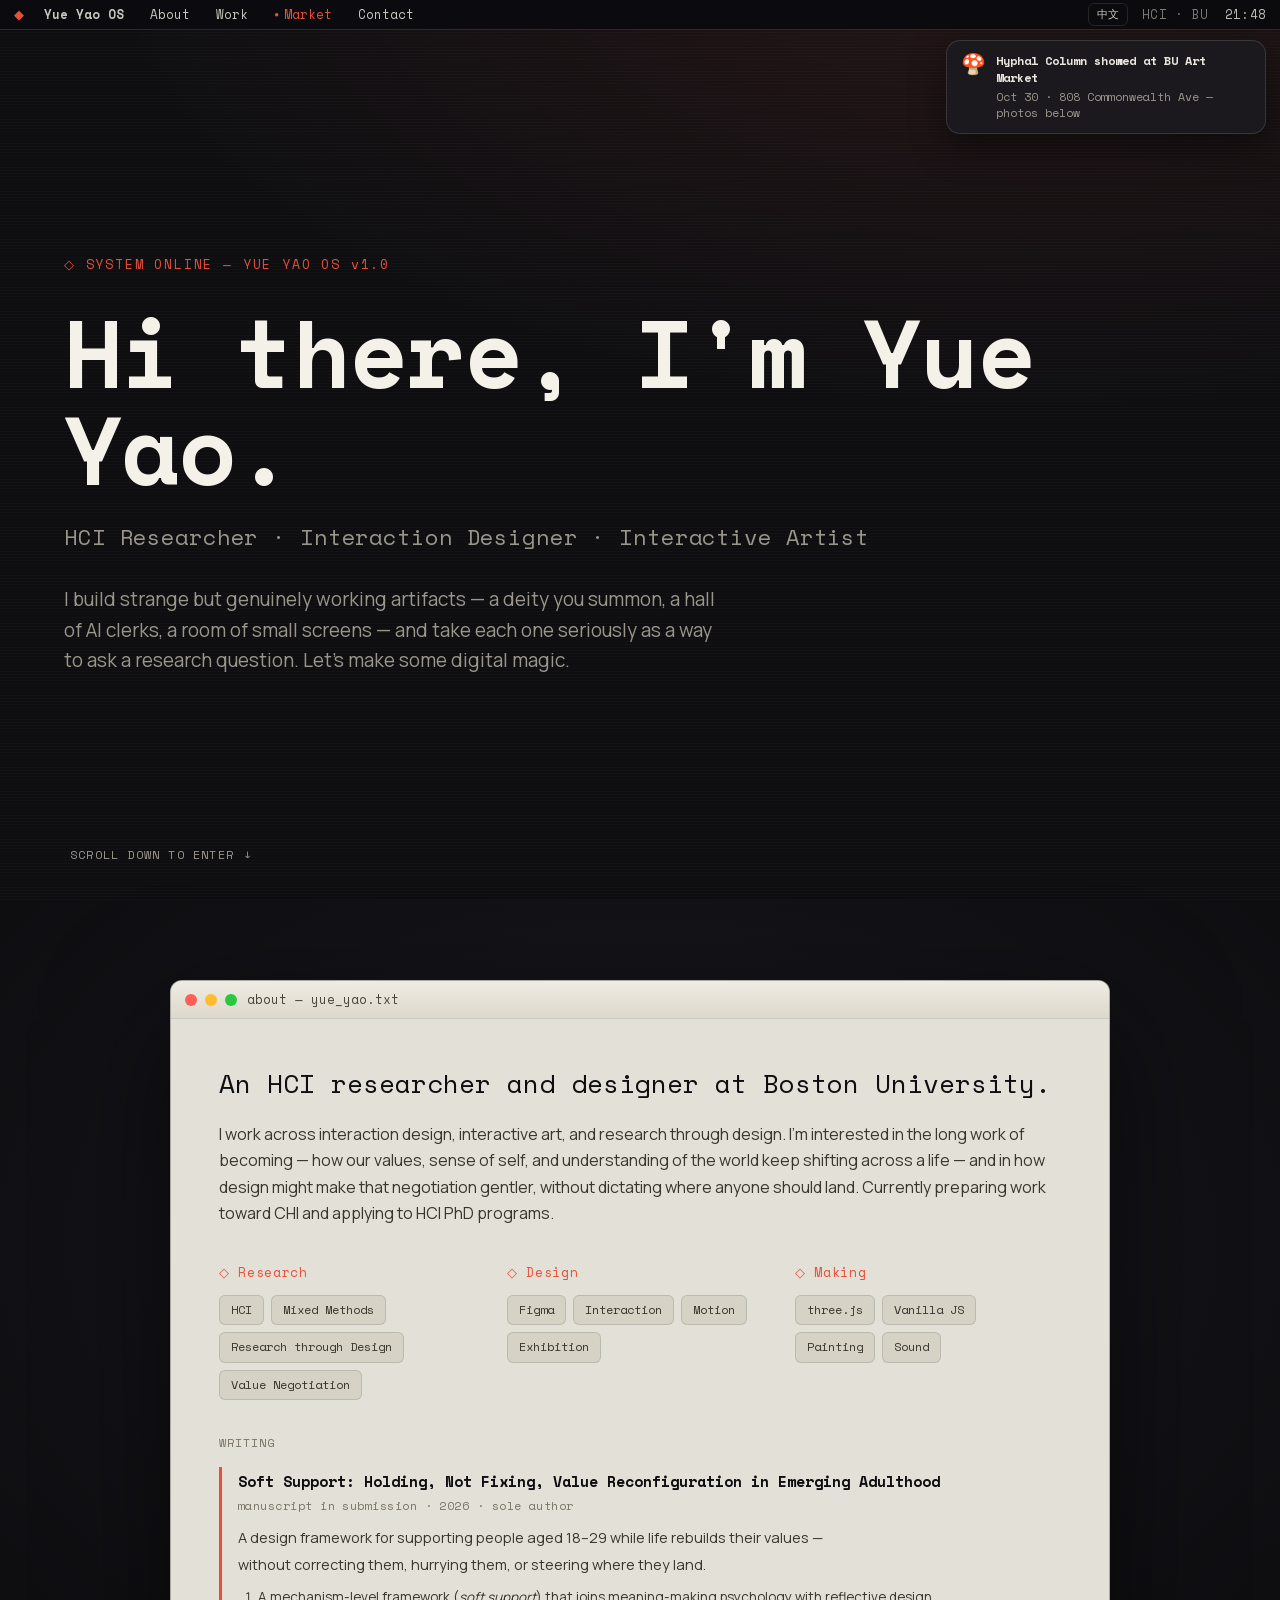
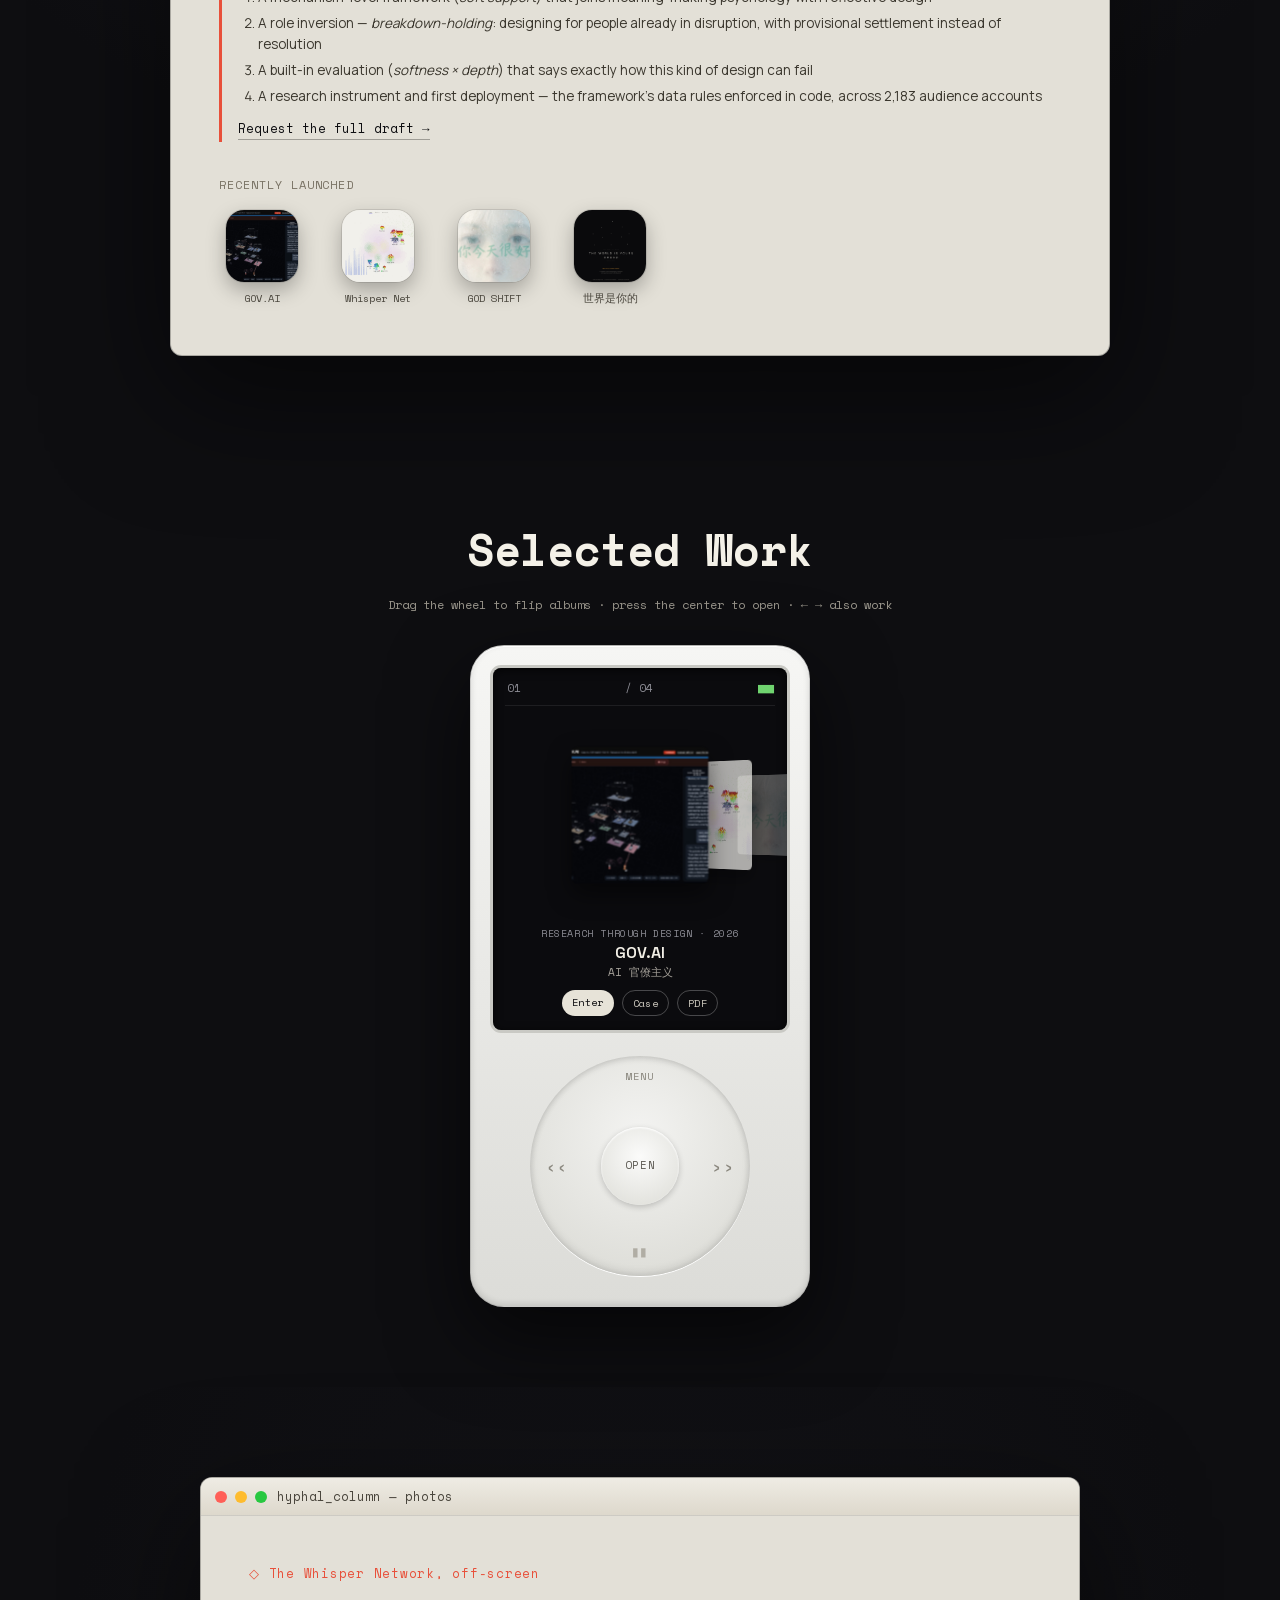
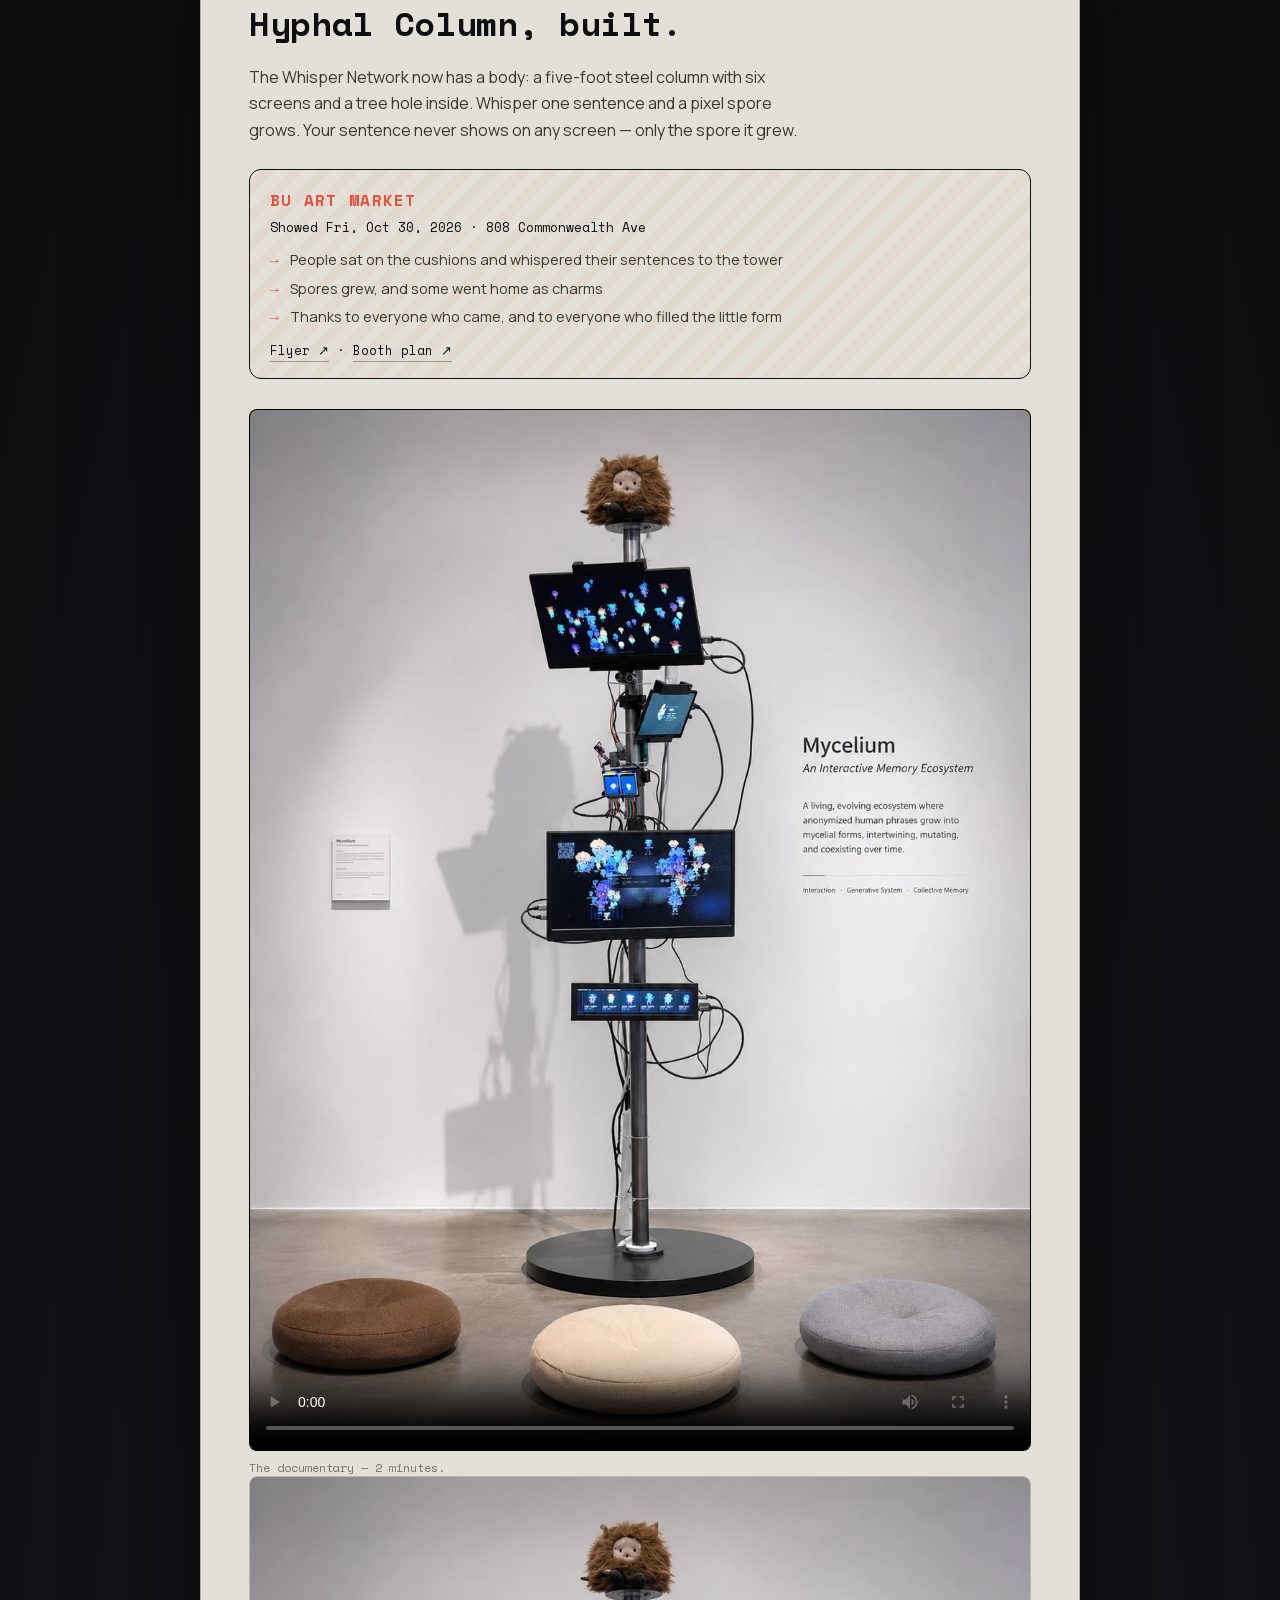
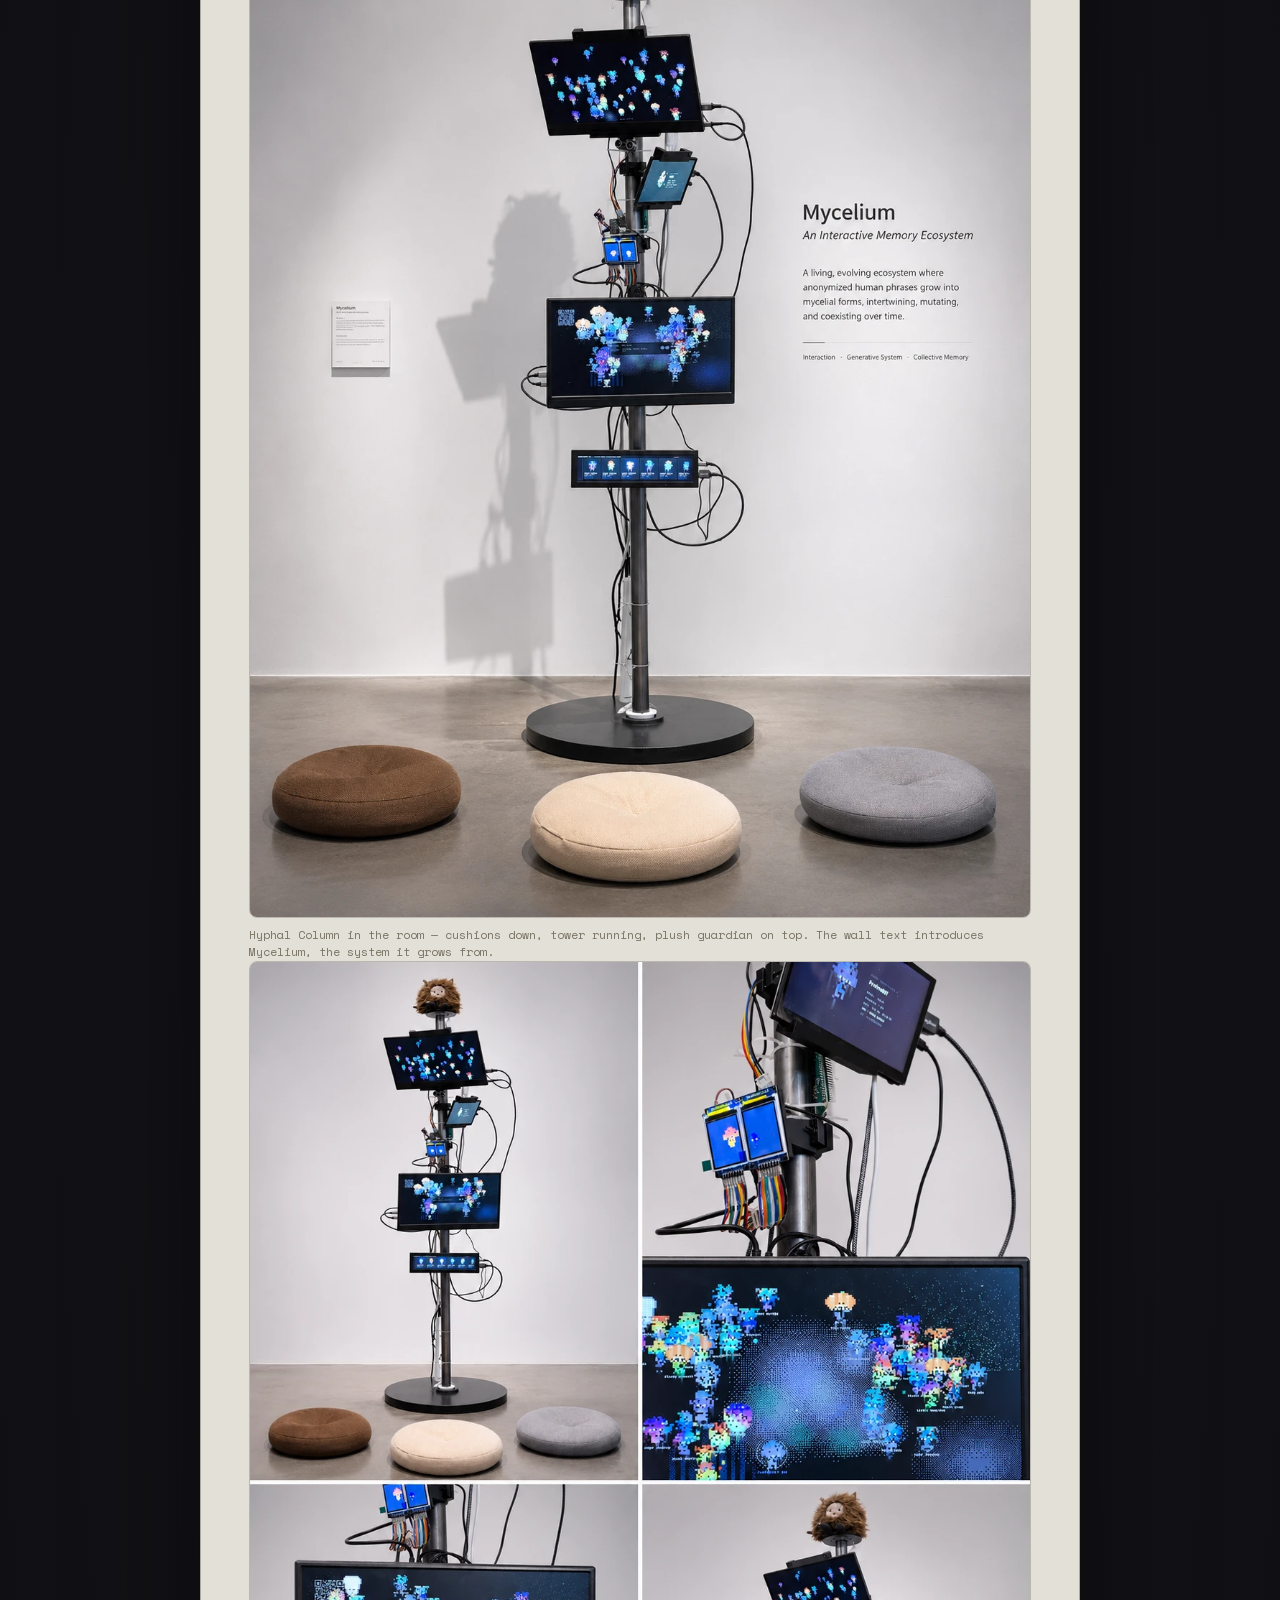
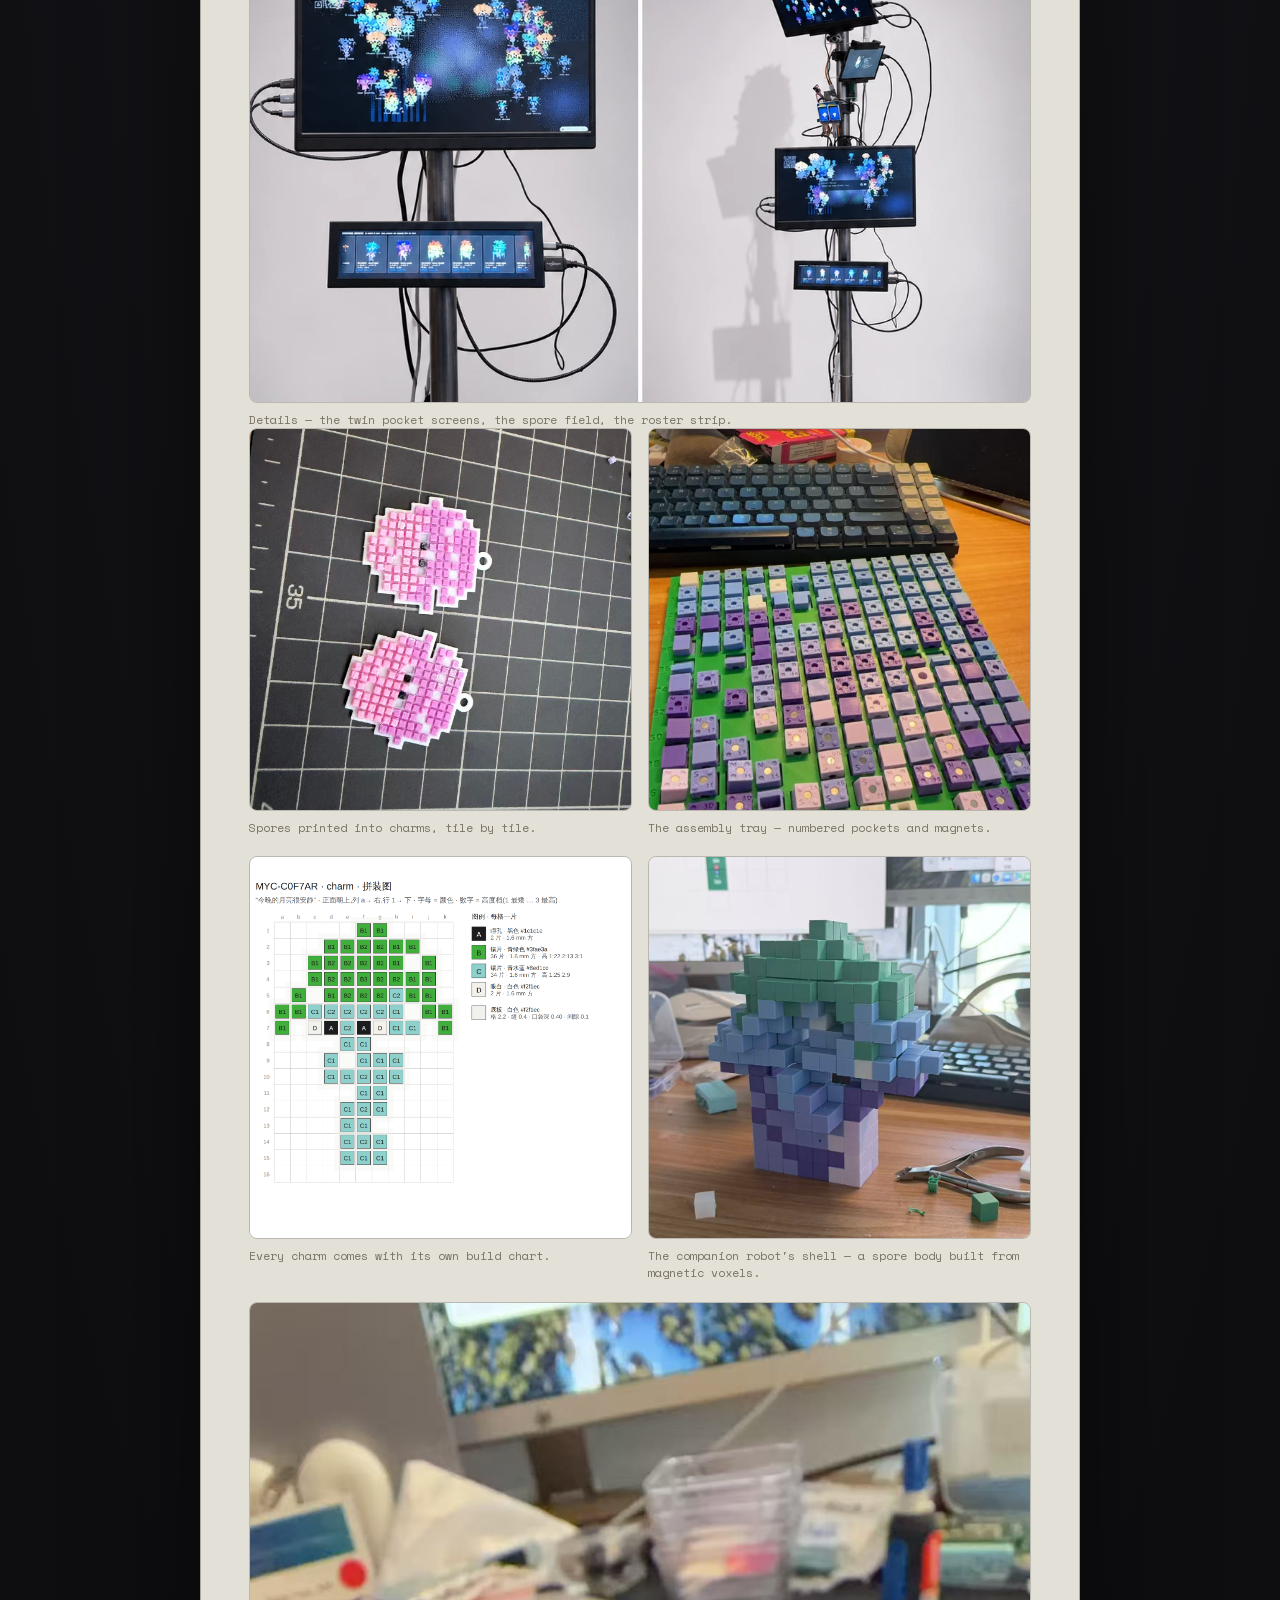
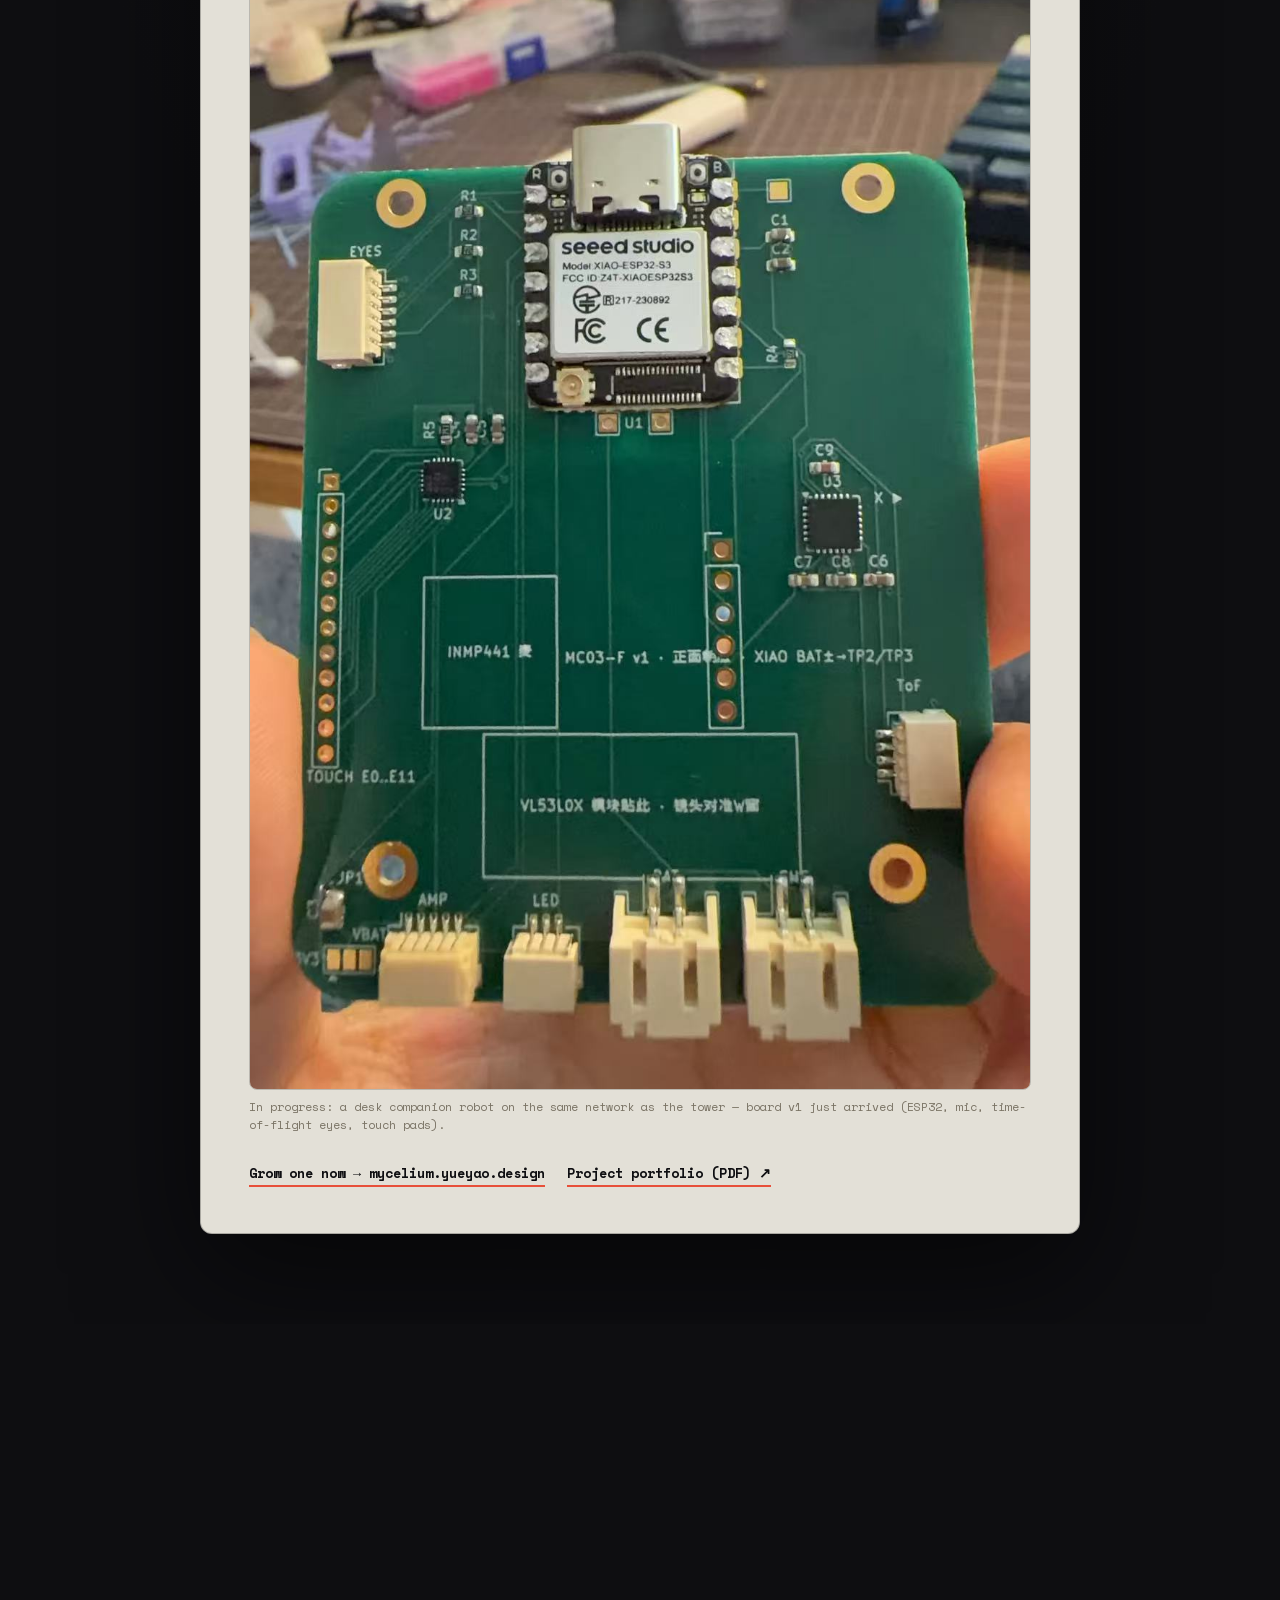
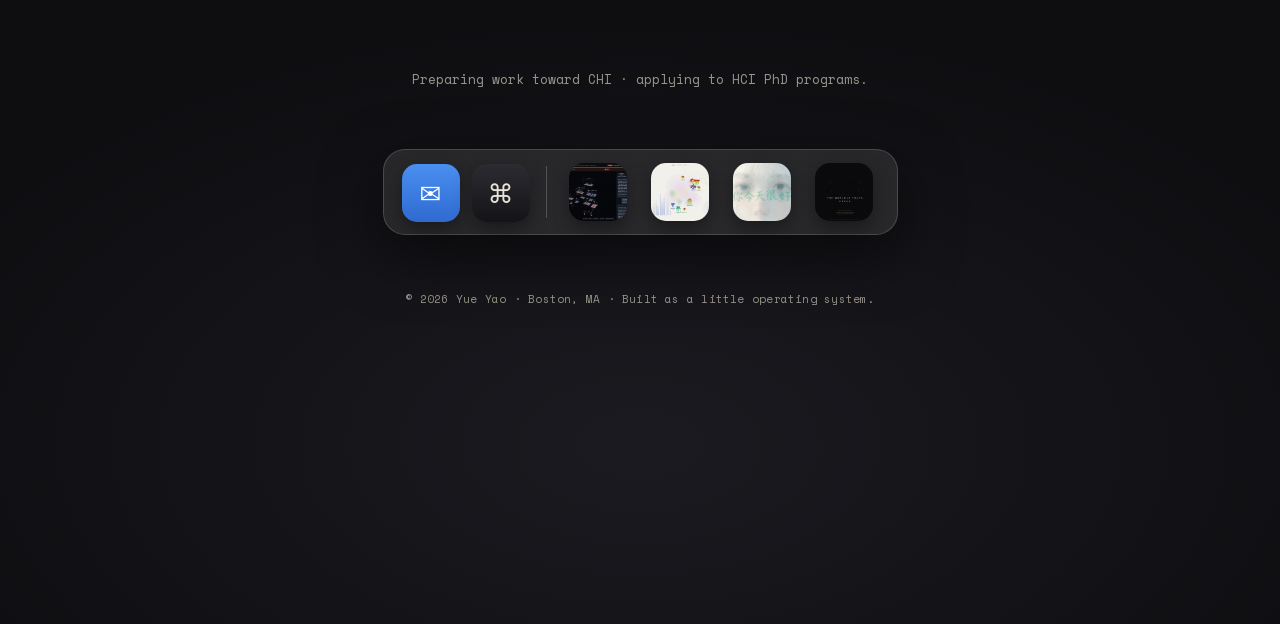
<file: index.html>
<!DOCTYPE html>
<html lang="en">
<head>
  <meta charset="UTF-8">
  <meta name="viewport" content="width=device-width, initial-scale=1.0">
  <title>Yue Yao — HCI Researcher · Interaction Designer · Interactive Artist</title>
  <meta name="description" content="Yue Yao — HCI researcher, interaction designer and interactive artist. A playful OS-style portfolio: boot in, flip through the projects on the iPod, launch from the dock.">
  <link rel="stylesheet" href="css/fonts.css">
  <link rel="stylesheet" href="css/style.css">
  <link rel="icon" href="data:image/svg+xml,<svg xmlns=%22http://www.w3.org/2000/svg%22 viewBox=%220 0 100 100%22><rect width=%22100%22 height=%22100%22 rx=%2220%22 fill=%22%230e0e11%22/><text x=%2250%22 y=%2272%22 font-size=%2264%22 text-anchor=%22middle%22 fill=%22%23e7e3d8%22>◆</text></svg>">
</head>
<body>

  <!-- ── Menu bar ────────────────────────────────────────── -->
  <div class="menubar">
    <div class="mb-left">
      <span class="mb-logo">◆</span>
      <button class="mb-item mb-name" data-go="boot">Yue Yao OS</button>
      <button class="mb-item" data-go="about"><span class="en">About</span><span class="zh">关于</span></button>
      <button class="mb-item" data-go="ipod"><span class="en">Work</span><span class="zh">作品</span></button>
      <button class="mb-item mb-live" data-go="hyphal"><span class="en">Market</span><span class="zh">集市</span></button>
      <button class="mb-item" data-go="dock"><span class="en">Contact</span><span class="zh">联系</span></button>
    </div>
    <div class="mb-right">
      <button class="mb-lang" id="langToggle" type="button" aria-label="Switch language">中文</button>
      <span class="mb-sig">HCI · BU</span>
      <span class="mb-clock" id="clock">--:--</span>
    </div>
  </div>

  <!-- ── Notification ────────────────────────────────────── -->
  <button class="notif" data-go="hyphal" aria-label="Mycelium showed at BU Art Market">
    <span class="notif-icon">🍄</span>
    <span class="notif-text">
      <b><span class="en">Hyphal Column showed at BU Art Market</span><span class="zh">菌柱在 BU 艺术集市展出了</span></b>
      <span class="notif-sub"><span class="en">Oct 30 · 808 Commonwealth Ave — photos below</span><span class="zh">10/30 · 现场照片在下面</span></span>
    </span>
  </button>

  <main>

    <!-- ══ BOOT / HERO ═══════════════════════════════════ -->
    <section class="boot" id="boot">
      <div class="boot-inner">
        <p class="mono-label scramble" data-en="◇ SYSTEM ONLINE — YUE YAO OS v1.0" data-zh="◇ 系统已启动 — YUE YAO OS v1.0"></p>
        <h1 class="boot-title scramble" data-en="Hi there, I'm Yue Yao." data-zh="你好，我是 Yue Yao。"></h1>
        <p class="boot-sub scramble" data-en="HCI Researcher · Interaction Designer · Interactive Artist" data-zh="HCI 研究者 · 交互设计师 · 交互艺术家"></p>
        <p class="boot-blurb">
          <span class="en">I build strange but genuinely working artifacts — a deity you summon, a hall of AI clerks, a room of small screens — and take each one seriously as a way to ask a research question. Let's make some digital magic.</span>
          <span class="zh">我造一些奇怪、却真的能运行的作品——一位可被召唤的神明、一座 AI 办事大厅、一屋子小小的屏幕——再把每一个当作提出研究问题的方式。一起造点数字魔法。</span>
        </p>
      </div>
      <button class="boot-cue" data-go="about">
        <span class="en">Scroll down to enter</span><span class="zh">向下滚动进入</span>
        <span class="cue-arrow">↓</span>
      </button>
    </section>

    <!-- ══ ABOUT (window) ════════════════════════════════ -->
    <section class="desk" id="about">
      <div class="window">
        <div class="win-bar">
          <span class="lights"><i></i><i></i><i></i></span>
          <span class="win-title">about — yue_yao.txt</span>
          <span class="win-spacer"></span>
        </div>
        <div class="win-body">
          <p class="win-lead scramble" data-en="An HCI researcher and designer at Boston University." data-zh="波士顿大学的 HCI 研究者与设计师。"></p>
          <p class="win-p">
            <span class="en">I work across interaction design, interactive art, and research through design. I'm interested in the long work of becoming — how our values, sense of self, and understanding of the world keep shifting across a life — and in how design might make that negotiation gentler, without dictating where anyone should land. Currently preparing work toward CHI and applying to HCI PhD programs.</span>
            <span class="zh">我工作横跨交互设计、交互艺术与研究性设计。我关注漫长的“成为”——价值、自我与世界理解如何在一生中不断变化——以及设计如何让这场协商更温和，同时不去规定任何人最终落在哪里。目前正为 CHI 投稿准备，并申请 HCI 博士项目。</span>
          </p>

          <div class="skills">
            <div class="skill-col">
              <p class="skill-h">◇ <span class="en">Research</span><span class="zh">研究</span></p>
              <ul><li>HCI</li><li>Mixed Methods</li><li>Research through Design</li><li>Value Negotiation</li></ul>
            </div>
            <div class="skill-col">
              <p class="skill-h">◇ <span class="en">Design</span><span class="zh">设计</span></p>
              <ul><li>Figma</li><li>Interaction</li><li>Motion</li><li>Exhibition</li></ul>
            </div>
            <div class="skill-col">
              <p class="skill-h">◇ <span class="en">Making</span><span class="zh">造物</span></p>
              <ul><li>three.js</li><li>Vanilla JS</li><li>Painting</li><li>Sound</li></ul>
            </div>
          </div>

          <p class="recent-label"><span class="en">Writing</span><span class="zh">论文</span></p>
          <div class="paper">
            <p class="paper-title">Soft Support: Holding, Not Fixing, Value Reconfiguration in Emerging Adulthood</p>
            <p class="paper-meta"><span class="en">manuscript in submission · 2026 · sole author</span><span class="zh">投稿评审中 · 2026 · 独立作者</span></p>
            <p class="paper-blurb">
              <span class="en">A design framework for supporting people aged 18–29 while life rebuilds their values — without correcting them, hurrying them, or steering where they land.</span>
              <span class="zh">一个设计框架：在 18–29 岁、价值观被生活不断重组的阶段提供支持，但不纠正、不催促、也不替人决定落点。</span>
            </p>
            <ol class="paper-toc">
              <li><span class="en">A mechanism-level framework (<i>soft support</i>) that joins meaning-making psychology with reflective design</span><span class="zh">机制层框架（soft support）：把意义建构心理学和反思设计接在一起</span></li>
              <li><span class="en">A role inversion — <i>breakdown-holding</i>: designing for people already in disruption, with provisional settlement instead of resolution</span><span class="zh">角色反转（breakdown-holding）：为已经身处断裂中的人设计，用"暂时安放"替代"解决"</span></li>
              <li><span class="en">A built-in evaluation (<i>softness × depth</i>) that says exactly how this kind of design can fail</span><span class="zh">内建评估（softness × depth）：写明这种设计怎样才算失败</span></li>
              <li><span class="en">A research instrument and first deployment — the framework's data rules enforced in code, across 2,183 audience accounts</span><span class="zh">研究工具与首次部署：把框架的数据规则写进代码，覆盖 2,183 个观众账户</span></li>
            </ol>
            <p class="paper-link"><a href="mailto:nikkiyao@bu.edu?subject=Soft%20Support%20draft%20request"><span class="en">Request the full draft</span><span class="zh">邮件索取全文</span> →</a></p>
          </div>

          <p class="recent-label"><span class="en">Recently launched</span><span class="zh">最近上线</span></p>
          <div class="app-row">
            <button class="app" data-album="0"><img src="assets/covers/govai.jpg" alt="GOV.AI"><span>GOV.AI</span></button>
            <button class="app" data-album="1"><img src="assets/covers/mycelium.png" alt="The Whisper Network"><span>Whisper Net</span></button>
            <button class="app" data-album="2"><img src="assets/covers/god-shift.jpg" alt="GOD SHIFT"><span>GOD SHIFT</span></button>
            <button class="app" data-album="3"><img src="assets/covers/negotiated.png" alt="THE WORLD IS YOURS"><span>世界是你的</span></button>
          </div>
        </div>
      </div>
    </section>

    <!-- ══ IPOD (projects) ═══════════════════════════════ -->
    <section class="pod-sec" id="ipod">
      <div class="pod-head">
        <h2 class="scramble" data-en="Selected Work" data-zh="精选作品"></h2>
        <p class="pod-hint"><span class="en">Drag the wheel to flip albums · press the center to open · ← → also work</span><span class="zh">拖动转盘切换“专辑” · 按中心打开 · 也可用 ← →</span></p>
      </div>

      <div class="ipod" id="ipod-device">
        <div class="ipod-screen">
          <div class="screen-status"><span id="scr-idx">01</span> / 04 <span class="scr-batt">▮▮▮▮</span></div>
          <div class="coverflow" id="coverflow">
            <!-- album 0 -->
            <article class="album" data-i="0"
              data-title="GOV.AI" data-cn="AI 官僚主义" data-cat="Research through Design" data-year="2026"
              data-demo="https://govai.yueyao.design" data-demolabel="Enter"
              data-case="https://govai.yueyao.design/study" data-pdf="assets/docs/govai-portfolio.pdf">
              <img src="assets/covers/govai.jpg" alt="GOV.AI">
            </article>
            <!-- album 1 -->
            <article class="album" data-i="1"
              data-title="The Whisper Network" data-cn="菌根 · Mycelium" data-cat="Interactive Installation" data-year="2026"
              data-demo="https://mycelium.yueyao.design/" data-demolabel="Enter"
              data-case="https://mycelium.yueyao.design/portfolio" data-caselabel="Portfolio" data-caselabel-zh="作品集" data-pdf="assets/docs/mycelium-portfolio.pdf">
              <img src="assets/covers/mycelium.png" alt="The Whisper Network">
            </article>
            <!-- album 2 -->
            <article class="album" data-i="2"
              data-title="GOD SHIFT" data-cn="神谕之镜" data-cat="Playable Game" data-year="2026"
              data-demo="https://godshift.yueyao.design/" data-demolabel="Play"
              data-case="https://godshift.yueyao.design/portfolio-v2.html" data-pdf="assets/docs/godshift-portfolio.pdf">
              <img src="assets/covers/god-shift.jpg" alt="GOD SHIFT">
            </article>
            <!-- album 3 -->
            <article class="album" data-i="3"
              data-title="THE WORLD IS YOURS" data-cn="世界是你的" data-cat="Exhibition" data-year="2026"
              data-demo="https://wis.yueyao.design/" data-demolabel="Exhibition"
              data-case="https://wis.yueyao.design/case/" data-pdf="assets/docs/wis-portfolio.pdf">
              <img src="assets/covers/negotiated.png" alt="THE WORLD IS YOURS">
            </article>
          </div>
          <div class="nowplaying" id="nowplaying">
            <p class="np-cat" id="np-cat">Playable Game · 2026</p>
            <p class="np-title" id="np-title">GOD SHIFT</p>
            <p class="np-cn" id="np-cn">神谕之镜</p>
            <div class="np-links" id="np-links"></div>
          </div>
        </div>

        <div class="wheel" id="wheel" role="group" aria-label="iPod click wheel">
          <span class="w-label w-menu" data-go="about">MENU</span>
          <span class="w-label w-left" data-wheel="prev">‹‹</span>
          <span class="w-label w-right" data-wheel="next">››</span>
          <span class="w-label w-down" data-go="dock">▮▮</span>
          <button class="w-center" id="wcenter" aria-label="Open project"><span class="en">OPEN</span><span class="zh">打开</span></button>
        </div>
      </div>
    </section>

    <!-- ══ HYPHAL COLUMN (physical build + market) ═══════ -->
    <section class="gal-sec" id="hyphal">
      <div class="window gal-window">
        <div class="win-bar">
          <span class="lights"><i></i><i></i><i></i></span>
          <span class="win-title">hyphal_column — photos</span>
          <span class="win-spacer"></span>
        </div>
        <div class="win-body">
          <p class="gal-kicker">◇ <span class="en">The Whisper Network, off-screen</span><span class="zh">菌丝网络走下屏幕</span></p>
          <h2 class="gal-title scramble" data-en="Hyphal Column, built." data-zh="菌柱，做出来了。"></h2>
          <p class="gal-lead">
            <span class="en">The Whisper Network now has a body: a five-foot steel column with six screens and a tree hole inside. Whisper one sentence and a pixel spore grows. Your sentence never shows on any screen — only the spore it grew.</span>
            <span class="zh">菌丝网络现在有了身体：一根五英尺的钢柱，挂着六块屏，树洞装在里面。对它说一句话，就长出一只像素孢子。你说的话不会出现在任何屏幕上——公开的只有长出来的那只孢子。</span>
          </p>

          <div class="event-card">
            <p class="ev-name">BU ART MARKET</p>
            <p class="ev-meta"><span class="en">Showed Fri, Oct 30, 2026 · 808 Commonwealth Ave</span><span class="zh">已于 2026 年 10 月 30 日（周五）展出 · 808 Commonwealth Ave</span></p>
            <ul class="ev-list">
              <li><span class="en">People sat on the cushions and whispered their sentences to the tower</span><span class="zh">大家坐在蒲团上，对塔说了自己的句子</span></li>
              <li><span class="en">Spores grew, and some went home as charms</span><span class="zh">孢子长了出来，有些被做成吊坠带回了家</span></li>
              <li><span class="en">Thanks to everyone who came, and to everyone who filled the little form</span><span class="zh">谢谢每个来过的人，也谢谢填了小问卷的你们</span></li>
            </ul>
            <p class="ev-links"><a href="assets/docs/hyphal-flyer.pdf" target="_blank" rel="noopener"><span class="en">Flyer</span><span class="zh">传单</span> ↗</a> · <a href="assets/docs/hyphal-booth.pdf" target="_blank" rel="noopener"><span class="en">Booth plan</span><span class="zh">摊位安排</span> ↗</a></p>
          </div>

          <figure class="gal-hero gal-video">
            <video src="assets/projects/mycelium/hyphal-documentary.mp4" poster="assets/projects/mycelium/p8-gallery.webp" controls preload="metadata" playsinline></video>
            <figcaption><span class="en">The documentary — 2 minutes.</span><span class="zh">纪录片——两分钟。</span></figcaption>
          </figure>
          <figure class="gal-hero"><img src="assets/projects/mycelium/p8-gallery.webp" alt="The tower in the gallery with wall text and three floor cushions" loading="lazy">
            <figcaption><span class="en">Hyphal Column in the room — cushions down, tower running, plush guardian on top. The wall text introduces Mycelium, the system it grows from.</span><span class="zh">菌柱在现场——蒲团铺好，塔跑着，顶上蹲着毛绒守卫。墙上的 Mycelium 介绍的是它背后的系统。</span></figcaption></figure>
          <figure class="gal-hero"><img src="assets/projects/mycelium/p9-details.webp" alt="Four detail shots: the field screen, twin pocket screens, and the roster strip" loading="lazy">
            <figcaption><span class="en">Details — the twin pocket screens, the spore field, the roster strip.</span><span class="zh">细节——两块小口袋屏、孢子场、名册条屏。</span></figcaption></figure>
          <div class="gal-2">
            <figure><img src="assets/projects/mycelium/p3-charms.jpg" alt="3D-printed pixel charms" loading="lazy">
              <figcaption><span class="en">Spores printed into charms, tile by tile.</span><span class="zh">孢子打印成吊坠，一格一格拼出来。</span></figcaption></figure>
            <figure><img src="assets/projects/mycelium/p5-tray.jpg" alt="Numbered assembly tray with tiles" loading="lazy">
              <figcaption><span class="en">The assembly tray — numbered pockets and magnets.</span><span class="zh">拼装托盘——编号格子加磁铁。</span></figcaption></figure>
          </div>
          <div class="gal-2">
            <figure><img src="assets/projects/mycelium/p6-chart.png" alt="A charm build chart" loading="lazy">
              <figcaption><span class="en">Every charm comes with its own build chart.</span><span class="zh">每只吊坠配一张自己的拼装图。</span></figcaption></figure>
            <figure><img src="assets/projects/mycelium/p4-figure.jpg" alt="The companion robot's shell, built from magnetic voxels" loading="lazy">
              <figcaption><span class="en">The companion robot's shell — a spore body built from magnetic voxels.</span><span class="zh">陪伴机器人的外壳——用磁性方块拼出来的孢子身体。</span></figcaption></figure>
          </div>
          <figure class="gal-hero"><img src="assets/projects/mycelium/p7-board.jpg" alt="Custom PCB for the desk companion robot" loading="lazy">
            <figcaption><span class="en">In progress: a desk companion robot on the same network as the tower — board v1 just arrived (ESP32, mic, time-of-flight eyes, touch pads).</span><span class="zh">在做：桌面陪伴小机器人，和塔同一张网——主板 v1 刚到（ESP32、麦克风、ToF 测距、触摸点）。</span></figcaption></figure>

          <p class="gal-cta"><a href="https://mycelium.yueyao.design/" target="_blank" rel="noopener"><span class="en">Grow one now</span><span class="zh">现在就种一只</span> → mycelium.yueyao.design</a><a href="assets/docs/mycelium-portfolio.pdf" target="_blank" rel="noopener"><span class="en">Project portfolio (PDF)</span><span class="zh">项目画册（PDF）</span> ↗</a></p>
        </div>
      </div>
    </section>

    <!-- ══ DOCK / CONTACT ════════════════════════════════ -->
    <section class="dock-sec" id="dock">
      <h2 class="dock-title scramble" data-en="Let's talk." data-zh="来聊聊。"></h2>
      <p class="dock-sub"><span class="en">Preparing work toward CHI · applying to HCI PhD programs.</span><span class="zh">正为 CHI 投稿准备 · 申请 HCI 博士项目。</span></p>

      <div class="dock">
        <a class="dock-app" href="mailto:nikkiyao@bu.edu" title="Email"><span class="di di-mail">✉</span><span class="dock-tip">nikkiyao@bu.edu</span></a>
        <a class="dock-app" href="https://github.com/acrux-yueyao" target="_blank" rel="noopener" title="GitHub"><span class="di di-gh">⌘</span><span class="dock-tip">github.com/acrux-yueyao</span></a>
        <span class="dock-div"></span>
        <button class="dock-app" data-album="0" title="GOV.AI"><img src="assets/covers/govai.jpg" alt=""><span class="dock-tip">GOV.AI</span></button>
        <button class="dock-app" data-album="1" title="The Whisper Network"><img src="assets/covers/mycelium.png" alt=""><span class="dock-tip">Whisper Net</span></button>
        <button class="dock-app" data-album="2" title="GOD SHIFT"><img src="assets/covers/god-shift.jpg" alt=""><span class="dock-tip">GOD SHIFT</span></button>
        <button class="dock-app" data-album="3" title="THE WORLD IS YOURS"><img src="assets/covers/negotiated.png" alt=""><span class="dock-tip">世界是你的</span></button>
      </div>

      <p class="colophon">© 2026 Yue Yao · <span class="en">Boston, MA</span><span class="zh">马萨诸塞州，波士顿</span> · <span class="en">Built as a little operating system.</span><span class="zh">做成一个小小的操作系统。</span></p>
    </section>

  </main>

  <script src="js/app.js"></script>
</body>
</html>
</file>
<file: css/fonts.css>
@font-face {
  font-family: 'Manrope';
  font-style: normal;
  font-weight: 400;
  font-display: swap;
  src: url(../assets/fonts/Manrope-400-latin.woff2) format('woff2');
  unicode-range: U+0000-00FF, U+0131, U+0152-0153, U+02BB-02BC, U+02C6, U+02DA, U+02DC, U+0304, U+0308, U+0329, U+2000-206F, U+20AC, U+2122, U+2191, U+2193, U+2212, U+2215, U+FEFF, U+FFFD;
}
@font-face {
  font-family: 'Manrope';
  font-style: normal;
  font-weight: 500;
  font-display: swap;
  src: url(../assets/fonts/Manrope-400-latin.woff2) format('woff2');
  unicode-range: U+0000-00FF, U+0131, U+0152-0153, U+02BB-02BC, U+02C6, U+02DA, U+02DC, U+0304, U+0308, U+0329, U+2000-206F, U+20AC, U+2122, U+2191, U+2193, U+2212, U+2215, U+FEFF, U+FFFD;
}
@font-face {
  font-family: 'Manrope';
  font-style: normal;
  font-weight: 600;
  font-display: swap;
  src: url(../assets/fonts/Manrope-400-latin.woff2) format('woff2');
  unicode-range: U+0000-00FF, U+0131, U+0152-0153, U+02BB-02BC, U+02C6, U+02DA, U+02DC, U+0304, U+0308, U+0329, U+2000-206F, U+20AC, U+2122, U+2191, U+2193, U+2212, U+2215, U+FEFF, U+FFFD;
}
@font-face {
  font-family: 'Manrope';
  font-style: normal;
  font-weight: 700;
  font-display: swap;
  src: url(../assets/fonts/Manrope-400-latin.woff2) format('woff2');
  unicode-range: U+0000-00FF, U+0131, U+0152-0153, U+02BB-02BC, U+02C6, U+02DA, U+02DC, U+0304, U+0308, U+0329, U+2000-206F, U+20AC, U+2122, U+2191, U+2193, U+2212, U+2215, U+FEFF, U+FFFD;
}
@font-face {
  font-family: 'Space Grotesk';
  font-style: normal;
  font-weight: 400;
  font-display: swap;
  src: url(../assets/fonts/SpaceGrotesk-400-latin.woff2) format('woff2');
  unicode-range: U+0000-00FF, U+0131, U+0152-0153, U+02BB-02BC, U+02C6, U+02DA, U+02DC, U+0304, U+0308, U+0329, U+2000-206F, U+20AC, U+2122, U+2191, U+2193, U+2212, U+2215, U+FEFF, U+FFFD;
}
@font-face {
  font-family: 'Space Grotesk';
  font-style: normal;
  font-weight: 500;
  font-display: swap;
  src: url(../assets/fonts/SpaceGrotesk-400-latin.woff2) format('woff2');
  unicode-range: U+0000-00FF, U+0131, U+0152-0153, U+02BB-02BC, U+02C6, U+02DA, U+02DC, U+0304, U+0308, U+0329, U+2000-206F, U+20AC, U+2122, U+2191, U+2193, U+2212, U+2215, U+FEFF, U+FFFD;
}
@font-face {
  font-family: 'Space Grotesk';
  font-style: normal;
  font-weight: 600;
  font-display: swap;
  src: url(../assets/fonts/SpaceGrotesk-400-latin.woff2) format('woff2');
  unicode-range: U+0000-00FF, U+0131, U+0152-0153, U+02BB-02BC, U+02C6, U+02DA, U+02DC, U+0304, U+0308, U+0329, U+2000-206F, U+20AC, U+2122, U+2191, U+2193, U+2212, U+2215, U+FEFF, U+FFFD;
}
@font-face {
  font-family: 'Space Grotesk';
  font-style: normal;
  font-weight: 700;
  font-display: swap;
  src: url(../assets/fonts/SpaceGrotesk-400-latin.woff2) format('woff2');
  unicode-range: U+0000-00FF, U+0131, U+0152-0153, U+02BB-02BC, U+02C6, U+02DA, U+02DC, U+0304, U+0308, U+0329, U+2000-206F, U+20AC, U+2122, U+2191, U+2193, U+2212, U+2215, U+FEFF, U+FFFD;
}
@font-face {
  font-family: 'Space Mono';
  font-style: normal;
  font-weight: 400;
  font-display: swap;
  src: url(../assets/fonts/SpaceMono-400-latin.woff2) format('woff2');
  unicode-range: U+0000-00FF, U+0131, U+0152-0153, U+02BB-02BC, U+02C6, U+02DA, U+02DC, U+0304, U+0308, U+0329, U+2000-206F, U+20AC, U+2122, U+2191, U+2193, U+2212, U+2215, U+FEFF, U+FFFD;
}
@font-face {
  font-family: 'Space Mono';
  font-style: normal;
  font-weight: 700;
  font-display: swap;
  src: url(../assets/fonts/SpaceMono-700-latin.woff2) format('woff2');
  unicode-range: U+0000-00FF, U+0131, U+0152-0153, U+02BB-02BC, U+02C6, U+02DA, U+02DC, U+0304, U+0308, U+0329, U+2000-206F, U+20AC, U+2122, U+2191, U+2193, U+2212, U+2215, U+FEFF, U+FFFD;
}
</file>
<file: css/style.css>
/* ============================================================
   Yue Yao OS — iPod / macOS skeuomorphic portfolio
   ============================================================ */

:root{
  --ink:#0E0E11;          /* desktop near-black */
  --ink-2:#17171B;
  --paper:#E3E0D7;        /* light panel */
  --paper-2:#D6D2C6;
  --fg:#EAE7DE;           /* light text on dark */
  --fg-dim:#9A968C;
  --line:rgba(233,229,218,.14);
  --accent:#E8503A;       /* vermilion */
  --accent-2:#5FA8D8;
  --gutter: clamp(20px, 5vw, 80px);
  --disp:"Space Grotesk", system-ui, sans-serif;
  --sans:"Manrope", system-ui, -apple-system, sans-serif;
  --mono:"Space Mono", ui-monospace, "SF Mono", monospace;
}

*{ box-sizing:border-box; }
html{ scroll-behavior:smooth; -webkit-text-size-adjust:100%; }
body{
  margin:0; background:var(--ink); color:var(--fg);
  font-family:var(--sans); font-size:17px; line-height:1.55;
  -webkit-font-smoothing:antialiased; text-rendering:optimizeLegibility;
}
img{ display:block; max-width:100%; }
button{ font:inherit; color:inherit; background:none; border:none; cursor:pointer; }
a{ color:inherit; text-decoration:none; }

.zh{ display:none; }
html[lang="zh"] .en{ display:none; }
html[lang="zh"] .zh{ display:inline; }
html[lang="zh"]{ --sans:"Manrope","Noto Sans SC","PingFang SC",sans-serif; }

/* ── Menu bar ────────────────────────────────────────────── */
.menubar{
  position:fixed; top:0; left:0; right:0; z-index:100;
  height:30px; display:flex; align-items:center; justify-content:space-between;
  padding:0 14px; font-family:var(--mono); font-size:12.5px; letter-spacing:.02em;
  background:rgba(12,12,15,.72); backdrop-filter:blur(16px) saturate(1.4);
  -webkit-backdrop-filter:blur(16px) saturate(1.4);
  border-bottom:1px solid var(--line); color:var(--fg);
}
.mb-left, .mb-right{ display:flex; align-items:center; gap:14px; }
.mb-logo{ color:var(--accent); }
.mb-name{ font-weight:700; }
.mb-item{ color:var(--fg); opacity:.85; transition:opacity .2s, color .2s; }
.mb-item:hover{ opacity:1; color:var(--accent); }
.mb-sig{ opacity:.5; }
.mb-clock{ opacity:.8; min-width:44px; text-align:right; }
.mb-lang{ font-family:var(--mono); font-size:11px; border:1px solid var(--line); border-radius:6px; padding:2px 8px; opacity:.85; }
.mb-lang:hover{ color:var(--accent); border-color:var(--accent); opacity:1; }

main{ padding-top:30px; }

/* scramble helper */
.scramble{ font-family:var(--mono); }

/* ── BOOT / HERO ─────────────────────────────────────────── */
.boot{
  min-height:calc(100vh - 30px); display:flex; flex-direction:column;
  justify-content:center; padding:0 var(--gutter);
  position:relative;
  background:
    radial-gradient(120% 90% at 80% -10%, rgba(232,80,58,.10), transparent 60%),
    repeating-linear-gradient(0deg, rgba(255,255,255,.018) 0 1px, transparent 1px 3px);
}
.boot-inner{ max-width:1100px; }
.mono-label{ font-size:13px; letter-spacing:.14em; color:var(--accent); margin:0 0 28px; }
.boot-title{
  font-family:var(--mono); font-weight:700;
  font-size:clamp(38px,7.5vw,104px); line-height:1.02; letter-spacing:-.02em;
  margin:0; color:#F4F1E8;
}
.boot-sub{ font-size:clamp(15px,2vw,22px); letter-spacing:.04em; color:var(--fg-dim); margin:22px 0 0; }
.boot-blurb{ font-family:var(--sans); font-size:clamp(16px,1.7vw,19px); line-height:1.6; color:var(--fg-dim); max-width:60ch; margin:30px 0 0; }
.boot-blurb .en, .boot-blurb .zh{ color:var(--fg-dim); }
.boot-cue{
  position:absolute; bottom:34px; left:var(--gutter);
  font-family:var(--mono); font-size:12px; letter-spacing:.1em; text-transform:uppercase;
  color:var(--fg-dim); display:flex; align-items:center; gap:10px;
}
.boot-cue:hover{ color:var(--accent); }
.cue-arrow{ display:inline-block; animation:bob 1.8s ease-in-out infinite; }
@keyframes bob{ 0%,100%{ transform:translateY(0);} 50%{ transform:translateY(5px);} }

/* ── ABOUT window ────────────────────────────────────────── */
.desk{
  min-height:100vh; display:flex; align-items:center; justify-content:center;
  padding:80px var(--gutter);
  background:radial-gradient(90% 70% at 50% 30%, #1a1a20 0%, var(--ink) 70%);
}
.window{
  width:min(940px,100%); background:var(--paper); color:var(--ink);
  border-radius:12px; overflow:hidden;
  box-shadow:0 40px 120px rgba(0,0,0,.55), 0 2px 0 rgba(255,255,255,.5) inset;
  border:1px solid rgba(0,0,0,.25);
}
.win-bar{
  display:flex; align-items:center; gap:10px; height:38px; padding:0 14px;
  background:linear-gradient(#efece4,#ddd8cc); border-bottom:1px solid rgba(0,0,0,.14);
}
.lights{ display:flex; gap:8px; }
.lights i{ width:12px; height:12px; border-radius:50%; display:block; }
.lights i:nth-child(1){ background:#ff5f57; }
.lights i:nth-child(2){ background:#febc2e; }
.lights i:nth-child(3){ background:#28c840; }
.win-title{ font-family:var(--mono); font-size:12.5px; color:#4a463d; }
.win-spacer{ flex:1; }
.win-body{ padding:clamp(24px,4vw,48px); }
.win-lead{ font-family:var(--mono); font-size:clamp(18px,2.4vw,26px); line-height:1.3; color:var(--ink); margin:0 0 20px; }
.win-p .en, .win-p .zh{ font-size:16px; line-height:1.65; color:#3a362d; }

.skills{ display:grid; grid-template-columns:repeat(3,1fr); gap:22px; margin:36px 0 10px; }
.skill-h{ font-family:var(--mono); font-size:13px; letter-spacing:.05em; color:var(--accent); margin:0 0 12px; }
.skill-col ul{ list-style:none; margin:0; padding:0; display:flex; flex-wrap:wrap; gap:7px; }
.skill-col li{ font-family:var(--mono); font-size:12px; color:#3a362d; padding:5px 11px; background:var(--paper-2); border:1px solid rgba(0,0,0,.12); border-radius:6px; }

.recent-label{ font-family:var(--mono); font-size:12px; letter-spacing:.08em; text-transform:uppercase; color:#7a7365; margin:34px 0 14px; }

/* writing / paper entry */
.paper{ border-left:3px solid var(--accent); padding:4px 0 4px 16px; margin:0 0 8px; }
.paper-title{ font-family:var(--mono); font-weight:700; font-size:15px; line-height:1.45; color:var(--ink); margin:0 0 4px; }
.paper-meta{ font-family:var(--mono); font-size:11.5px; letter-spacing:.04em; color:#7a7365; margin:0 0 10px; }
.paper-blurb{ margin:0 0 10px; max-width:60ch; }
.paper-blurb .en, .paper-blurb .zh{ font-size:14.5px; line-height:1.6; color:#3a362d; }
.paper-toc{ margin:0 0 12px; padding:0 0 0 20px; }
.paper-toc li{ font-size:13.5px; line-height:1.55; color:#3a362d; margin:5px 0; }
.paper-link{ margin:0; font-family:var(--mono); font-size:12.5px; }
.paper-link a{ color:var(--ink); border-bottom:1px solid rgba(0,0,0,.3); padding-bottom:1px; }
.paper-link a:hover{ color:var(--accent); border-color:var(--accent); }
.app-row{ display:flex; gap:clamp(14px,3vw,30px); flex-wrap:wrap; }
.app{ display:flex; flex-direction:column; align-items:center; gap:8px; width:86px; transition:transform .25s; }
.app img{ width:72px; height:72px; border-radius:18px; object-fit:cover; box-shadow:0 8px 20px rgba(0,0,0,.28), 0 0 0 1px rgba(0,0,0,.1); }
.app span{ font-family:var(--mono); font-size:10.5px; color:#4a463d; text-align:center; }
.app:hover{ transform:translateY(-6px); }

/* ── IPOD ────────────────────────────────────────────────── */
.pod-sec{ min-height:100vh; display:flex; flex-direction:column; align-items:center; justify-content:center; padding:80px var(--gutter); gap:30px; }
.pod-head{ text-align:center; }
.pod-head h2{ font-family:var(--mono); font-weight:700; font-size:clamp(24px,4vw,44px); letter-spacing:-.01em; margin:0; color:#F4F1E8; }
.pod-hint{ font-family:var(--mono); font-size:12px; color:var(--fg-dim); margin:12px 0 0; }

.ipod{
  width:min(340px,86vw); padding:22px 22px 30px; border-radius:34px;
  background:linear-gradient(#f6f6f4,#dcdcd8); position:relative;
  box-shadow:0 30px 80px rgba(0,0,0,.6), inset 0 1px 0 #fff, inset 0 -2px 6px rgba(0,0,0,.12);
  border:1px solid rgba(0,0,0,.18);
  user-select:none;
}
.ipod-screen{
  background:#0b0b0e; border-radius:8px; padding:12px; margin-bottom:26px;
  box-shadow:inset 0 2px 10px rgba(0,0,0,.7), 0 0 0 3px #c9c9c4;
  overflow:hidden;
}
.screen-status{ font-family:var(--mono); font-size:11px; color:#8f8f97; display:flex; justify-content:space-between; padding:0 2px 8px; border-bottom:1px solid rgba(255,255,255,.08); }
.scr-batt{ letter-spacing:-2px; color:#6fd36f; }

.coverflow{ position:relative; height:190px; margin:14px 0 10px; perspective:900px; }
.album{
  position:absolute; top:50%; left:50%; width:130px; height:130px;
  margin:-65px 0 0 -65px; transition:transform .45s cubic-bezier(.2,.7,.2,1), opacity .45s, filter .45s;
  transform-style:preserve-3d;
}
.album img{ width:100%; height:100%; object-fit:cover; border-radius:6px; box-shadow:0 10px 22px rgba(0,0,0,.5); }
.album.is-center{ z-index:5; }

.nowplaying{ text-align:center; padding:6px 4px 2px; }
.np-cat{ font-family:var(--mono); font-size:10px; letter-spacing:.06em; text-transform:uppercase; color:#8f8f97; margin:0; }
.np-title{ font-family:var(--disp); font-weight:600; font-size:16px; color:#f2efe6; margin:3px 0 1px; line-height:1.15; }
.np-cn{ font-family:var(--mono); font-size:11px; color:#a6a29a; margin:0; }
.np-links{ display:flex; gap:8px; justify-content:center; margin-top:9px; min-height:24px; }
.np-links a{ font-family:var(--mono); font-size:10.5px; letter-spacing:.03em; color:#0b0b0e; background:#e7e3d8; padding:4px 10px; border-radius:20px; transition:background .2s,color .2s; }
.np-links a.alt{ background:transparent; color:#cfcbc0; border:1px solid rgba(255,255,255,.25); }
.np-links a:hover{ background:var(--accent); color:#fff; }

/* click wheel */
.wheel{
  width:220px; height:220px; margin:0 auto; border-radius:50%; position:relative;
  background:radial-gradient(circle at 50% 35%, #f3f3f1, #d8d8d2);
  box-shadow:inset 0 2px 6px rgba(0,0,0,.14), inset 0 -3px 8px rgba(0,0,0,.10), 0 1px 0 #fff;
  touch-action:none;
}
.w-center{
  position:absolute; top:50%; left:50%; width:78px; height:78px; margin:-39px 0 0 -39px;
  border-radius:50%; background:radial-gradient(circle at 50% 38%, #fbfbfa, #dcdcd6);
  box-shadow:inset 0 1px 2px #fff, 0 2px 6px rgba(0,0,0,.2);
  font-family:var(--mono); font-size:11px; letter-spacing:.06em; color:#5a5750;
  transition:transform .1s;
}
.w-center:active{ transform:scale(.95); }
.w-label{ position:absolute; font-family:var(--mono); font-size:12px; letter-spacing:.08em; color:#8a877e; cursor:pointer; }
.w-menu{ top:12px; left:50%; transform:translateX(-50%); font-size:10.5px; }
.w-down{ bottom:14px; left:50%; transform:translateX(-50%); color:#b0ada4; }
.w-left{ left:16px; top:50%; transform:translateY(-50%); font-size:16px; }
.w-right{ right:16px; top:50%; transform:translateY(-50%); font-size:16px; }
.w-label:hover{ color:var(--accent); }

/* ── Notification + Market menubar item ──────────────────── */
.mb-live{ color:var(--accent); opacity:1; }
.mb-live::before{ content:"●"; font-size:8px; margin-right:5px; vertical-align:2px; }
.notif{
  position:fixed; top:40px; right:14px; z-index:90;
  display:flex; align-items:flex-start; gap:10px; text-align:left;
  max-width:320px; padding:11px 14px; border-radius:14px;
  background:rgba(28,28,34,.82); backdrop-filter:blur(16px) saturate(1.4);
  -webkit-backdrop-filter:blur(16px) saturate(1.4);
  border:1px solid var(--line); box-shadow:0 12px 36px rgba(0,0,0,.45);
  transition:transform .2s, border-color .2s;
}
.notif:hover{ transform:translateY(-2px); border-color:var(--accent); }
.notif-icon{ font-size:20px; line-height:1.2; }
.notif-text{ font-family:var(--mono); font-size:11.5px; line-height:1.45; color:var(--fg); }
.notif-text b{ display:block; font-size:12px; }
.notif-sub{ color:var(--fg-dim); display:block; margin-top:2px; }

/* ── HYPHAL gallery window ───────────────────────────────── */
.gal-sec{
  display:flex; justify-content:center; padding:90px var(--gutter);
  background:radial-gradient(90% 70% at 50% 40%, #1a1a20 0%, var(--ink) 72%);
}
.gal-window{ width:min(880px,100%); }
.gal-kicker{ font-family:var(--mono); font-size:12.5px; letter-spacing:.06em; color:var(--accent); margin:0 0 14px; }
.gal-title{ font-family:var(--mono); font-weight:700; font-size:clamp(22px,3.2vw,34px); letter-spacing:-.01em; color:var(--ink); margin:0 0 14px; }
.gal-lead{ font-size:16px; line-height:1.65; color:#3a362d; max-width:62ch; margin:0 0 26px; }

.event-card{
  border:1.5px solid var(--ink); border-radius:12px; padding:18px 20px; margin:0 0 30px;
  background:repeating-linear-gradient(-45deg, rgba(232,80,58,.05) 0 10px, transparent 10px 20px);
}
.ev-name{ font-family:var(--mono); font-weight:700; font-size:16px; letter-spacing:.08em; color:var(--accent); margin:0 0 4px; }
.ev-meta{ font-family:var(--mono); font-size:13px; color:var(--ink); margin:0 0 12px; }
.ev-list{ list-style:none; margin:0 0 12px; padding:0; }
.ev-list li{ font-size:14.5px; color:#3a362d; padding-left:20px; position:relative; margin:6px 0; }
.ev-list li::before{ content:"→"; position:absolute; left:0; color:var(--accent); font-family:var(--mono); }
.ev-links{ font-family:var(--mono); font-size:12.5px; margin:0; }
.ev-links a{ color:var(--ink); border-bottom:1px solid rgba(0,0,0,.3); padding-bottom:1px; }
.ev-links a:hover{ color:var(--accent); border-color:var(--accent); }

.gal-hero, .gal-2{ margin:0 0 20px; }
.gal-sec figure{ margin:0; }
.gal-sec figure img{ width:100%; border-radius:8px; border:1px solid rgba(0,0,0,.18); }
.gal-video video{ width:100%; display:block; border-radius:8px; border:1px solid rgba(0,0,0,.18); background:#000; }
.gal-2{ display:grid; grid-template-columns:1fr 1fr; gap:16px; }
.gal-2 figure img{ aspect-ratio:1/1; object-fit:cover; }
.gal-sec figcaption{ font-family:var(--mono); font-size:11.5px; line-height:1.5; color:#7a7365; margin-top:8px; }
.gal-cta{ margin:26px 0 0; }
.gal-cta a{ font-family:var(--mono); font-size:13.5px; font-weight:700; color:var(--ink); border-bottom:2px solid var(--accent); padding-bottom:2px; }
.gal-cta a:hover{ color:var(--accent); }
.gal-cta a + a{ margin-left:22px; }

/* ── DOCK / CONTACT ──────────────────────────────────────── */
.dock-sec{ min-height:100vh; display:flex; flex-direction:column; align-items:center; justify-content:center; padding:80px var(--gutter) 60px; text-align:center; position:relative;
  background:radial-gradient(90% 70% at 50% 80%, #1a1a20 0%, var(--ink) 70%); }
.dock-title{ font-family:var(--mono); font-weight:700; font-size:clamp(48px,11vw,140px); line-height:.95; letter-spacing:-.03em; margin:0; color:#F4F1E8; }
.dock-sub{ font-family:var(--mono); font-size:13px; color:var(--fg-dim); margin:20px 0 60px; }

.dock{
  display:inline-flex; align-items:flex-end; gap:12px; padding:12px 18px;
  background:rgba(230,228,220,.1); border:1px solid rgba(255,255,255,.16);
  border-radius:22px; backdrop-filter:blur(18px); -webkit-backdrop-filter:blur(18px);
  box-shadow:0 20px 60px rgba(0,0,0,.5);
}
.dock-app{ position:relative; display:block; transition:transform .2s cubic-bezier(.2,.7,.2,1); }
.dock-app img, .di{
  width:58px; height:58px; border-radius:15px; object-fit:cover; display:flex;
  align-items:center; justify-content:center; box-shadow:0 8px 18px rgba(0,0,0,.35);
}
.di{ font-size:26px; background:linear-gradient(#3a3a42,#22222a); color:#e7e3d8; }
.di-mail{ background:linear-gradient(#4a8ff0,#2f6ad0); color:#fff; }
.di-gh{ background:linear-gradient(#2b2b31,#141418); }
.dock-app:hover{ transform:translateY(-14px) scale(1.12); }
.dock-div{ width:1px; align-self:stretch; margin:4px 4px; background:rgba(255,255,255,.2); }
.dock-tip{
  position:absolute; bottom:calc(100% + 10px); left:50%; transform:translateX(-50%) translateY(4px);
  font-family:var(--mono); font-size:11px; white-space:nowrap; color:#0b0b0e;
  background:#e7e3d8; padding:4px 9px; border-radius:6px; opacity:0; pointer-events:none;
  transition:opacity .2s, transform .2s;
}
.dock-app:hover .dock-tip{ opacity:1; transform:translateX(-50%) translateY(0); }

.colophon{ font-family:var(--mono); font-size:11px; color:var(--fg-dim); margin-top:56px; letter-spacing:.02em; }

/* ── Responsive ──────────────────────────────────────────── */
@media (max-width: 720px){
  .mb-sig{ display:none; }
  .notif{ position:static; max-width:none; margin:10px 14px 0; width:calc(100% - 28px); }
  .gal-2{ grid-template-columns:1fr; }
  .skills{ grid-template-columns:1fr; gap:16px; }
  .boot-cue{ left:var(--gutter); }
  .dock{ flex-wrap:wrap; justify-content:center; }
}
@media (max-width: 420px){
  .mb-item{ display:none; }
  .mb-name{ display:inline; }
}
@media (prefers-reduced-motion: reduce){
  html{ scroll-behavior:auto; }
  *{ animation:none !important; }
}
</file>
